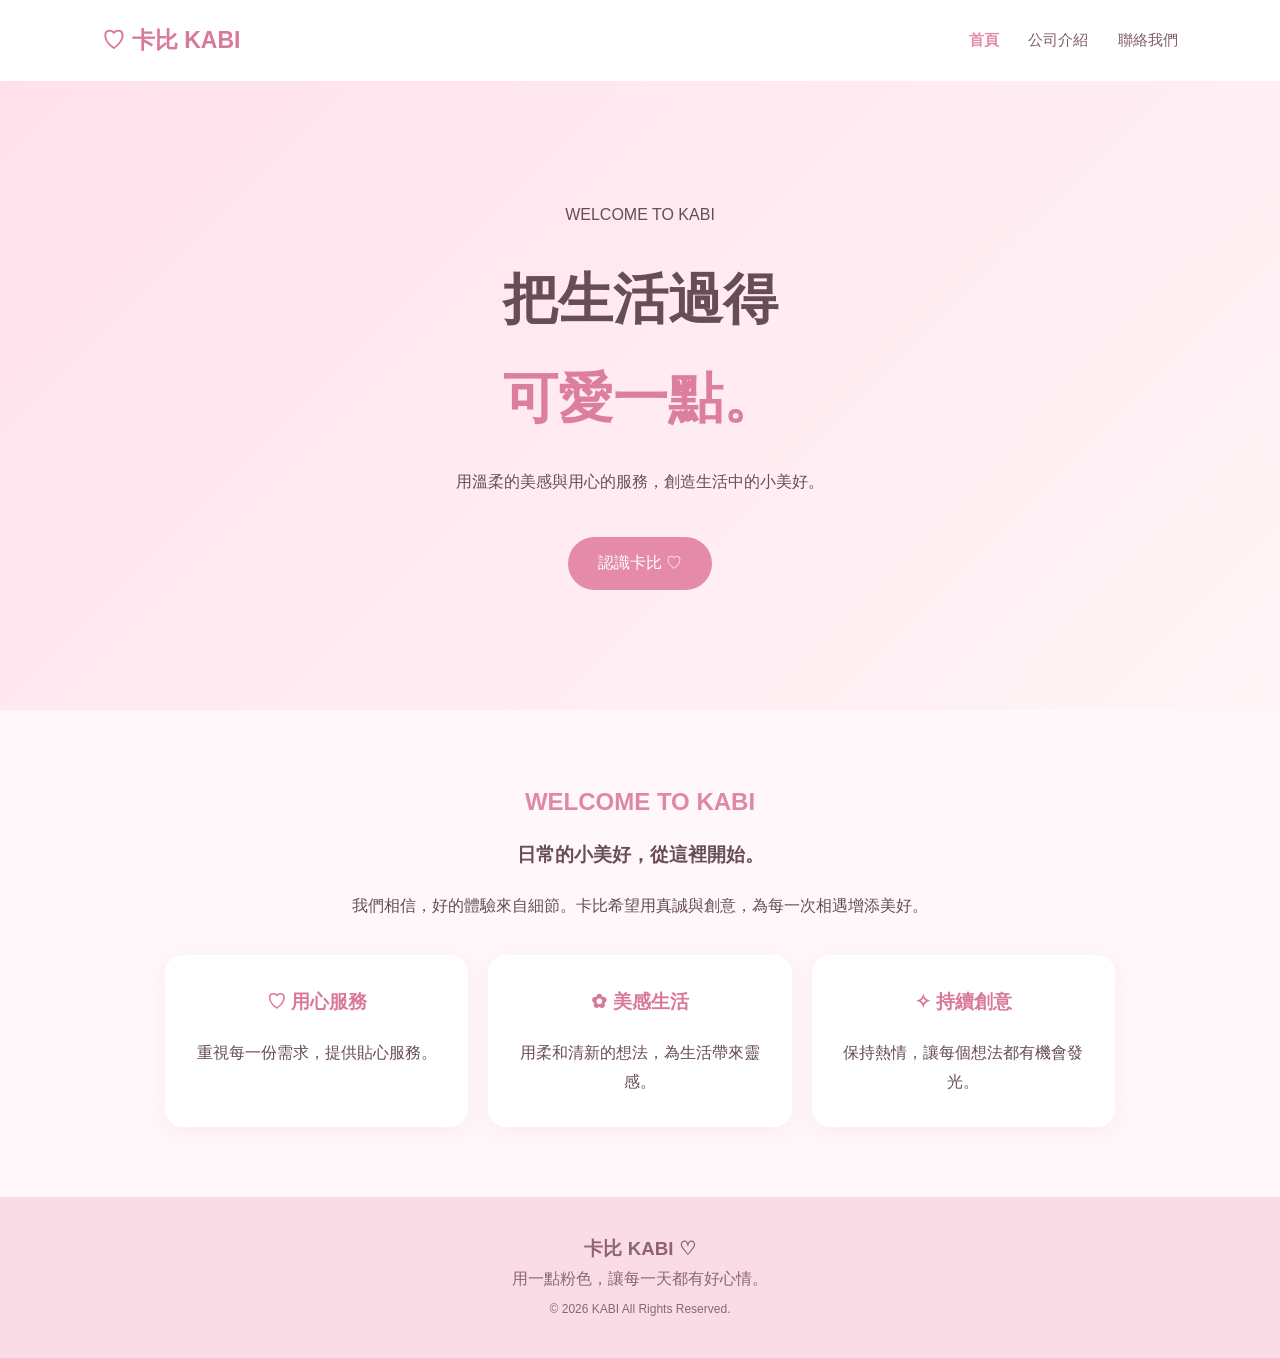
<file: index.html>
<!DOCTYPE html>
<html lang="zh-Hant">
<head>
<meta charset="UTF-8">
<meta name="viewport" content="width=device-width, initial-scale=1.0">
<title>卡比 KABI｜首頁</title>
<link rel="stylesheet" href="style.css">
</head>
<body>

<header>
  <a class="logo" href="index.html">♡ 卡比 KABI</a>
  <nav>
    <a href="index.html">首頁</a>
    <a href="about.html">公司介紹</a>
    <a href="contact.html">聯絡我們</a>
  </nav>
</header>

<section class="hero">
  <p>WELCOME TO KABI</p>
  <h1>把生活過得<br><span>可愛一點。</span></h1>
  <p>用溫柔的美感與用心的服務，創造生活中的小美好。</p>
  <a class="btn" href="about.html">認識卡比 ♡</a>
</section>

<section class="content">
  <h2>WELCOME TO KABI</h2>
  <h3>日常的小美好，從這裡開始。</h3>
  <p>我們相信，好的體驗來自細節。卡比希望用真誠與創意，為每一次相遇增添美好。</p>

  <div class="cards">
    <div class="card">
      <h3>♡ 用心服務</h3>
      <p>重視每一份需求，提供貼心服務。</p>
    </div>
    <div class="card">
      <h3>✿ 美感生活</h3>
      <p>用柔和清新的想法，為生活帶來靈感。</p>
    </div>
    <div class="card">
      <h3>✧ 持續創意</h3>
      <p>保持熱情，讓每個想法都有機會發光。</p>
    </div>
  </div>
</section>

<footer>
  <h3>卡比 KABI ♡</h3>
  <p>用一點粉色，讓每一天都有好心情。</p>
  <small>© 2026 KABI All Rights Reserved.</small>
</footer>

<script src="script.js"></script>
</body>
</html>
</file>
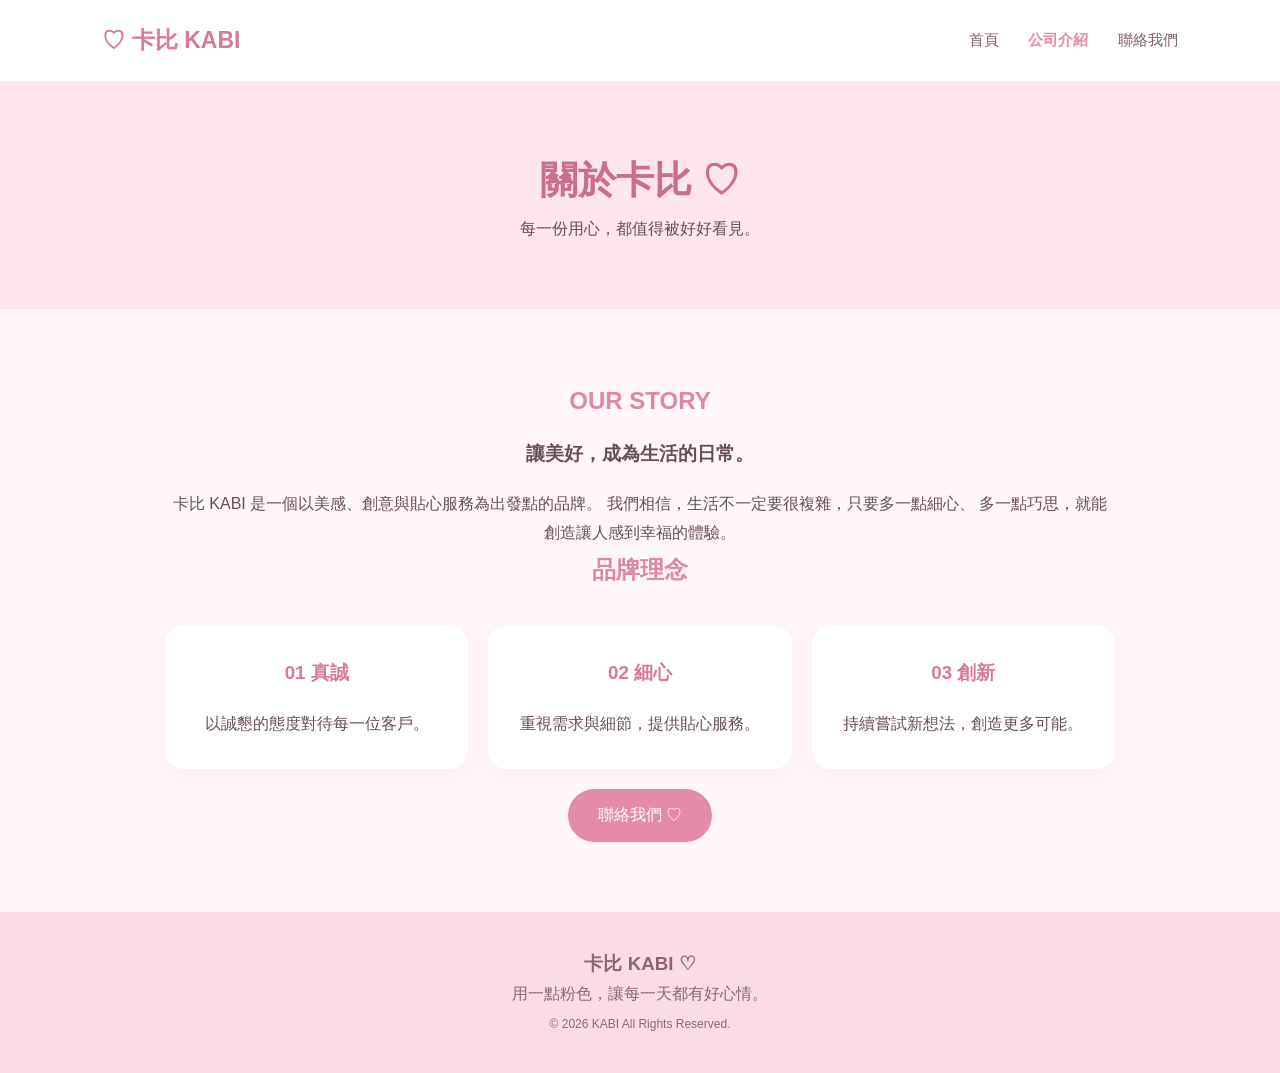
<file: about.html>
<!DOCTYPE html>
<html lang="zh-Hant">
<head>
<meta charset="UTF-8">
<meta name="viewport" content="width=device-width, initial-scale=1.0">
<title>卡比 KABI｜公司介紹</title>
<link rel="stylesheet" href="style.css">
</head>
<body>

<header>
  <a class="logo" href="index.html">♡ 卡比 KABI</a>
  <nav>
    <a href="index.html">首頁</a>
    <a href="about.html">公司介紹</a>
    <a href="contact.html">聯絡我們</a>
  </nav>
</header>

<section class="page-title">
  <h1>關於卡比 ♡</h1>
  <p>每一份用心，都值得被好好看見。</p>
</section>

<section class="content">
  <h2>OUR STORY</h2>
  <h3>讓美好，成為生活的日常。</h3>

  <p>
    卡比 KABI 是一個以美感、創意與貼心服務為出發點的品牌。
    我們相信，生活不一定要很複雜，只要多一點細心、
    多一點巧思，就能創造讓人感到幸福的體驗。
  </p>

  <h2>品牌理念</h2>

  <div class="cards">
    <div class="card">
      <h3>01 真誠</h3>
      <p>以誠懇的態度對待每一位客戶。</p>
    </div>
    <div class="card">
      <h3>02 細心</h3>
      <p>重視需求與細節，提供貼心服務。</p>
    </div>
    <div class="card">
      <h3>03 創新</h3>
      <p>持續嘗試新想法，創造更多可能。</p>
    </div>
  </div>

  <a class="btn" href="contact.html">聯絡我們 ♡</a>
</section>

<footer>
  <h3>卡比 KABI ♡</h3>
  <p>用一點粉色，讓每一天都有好心情。</p>
  <small>© 2026 KABI All Rights Reserved.</small>
</footer>

<script src="script.js"></script>
</body>
</html>
</file>
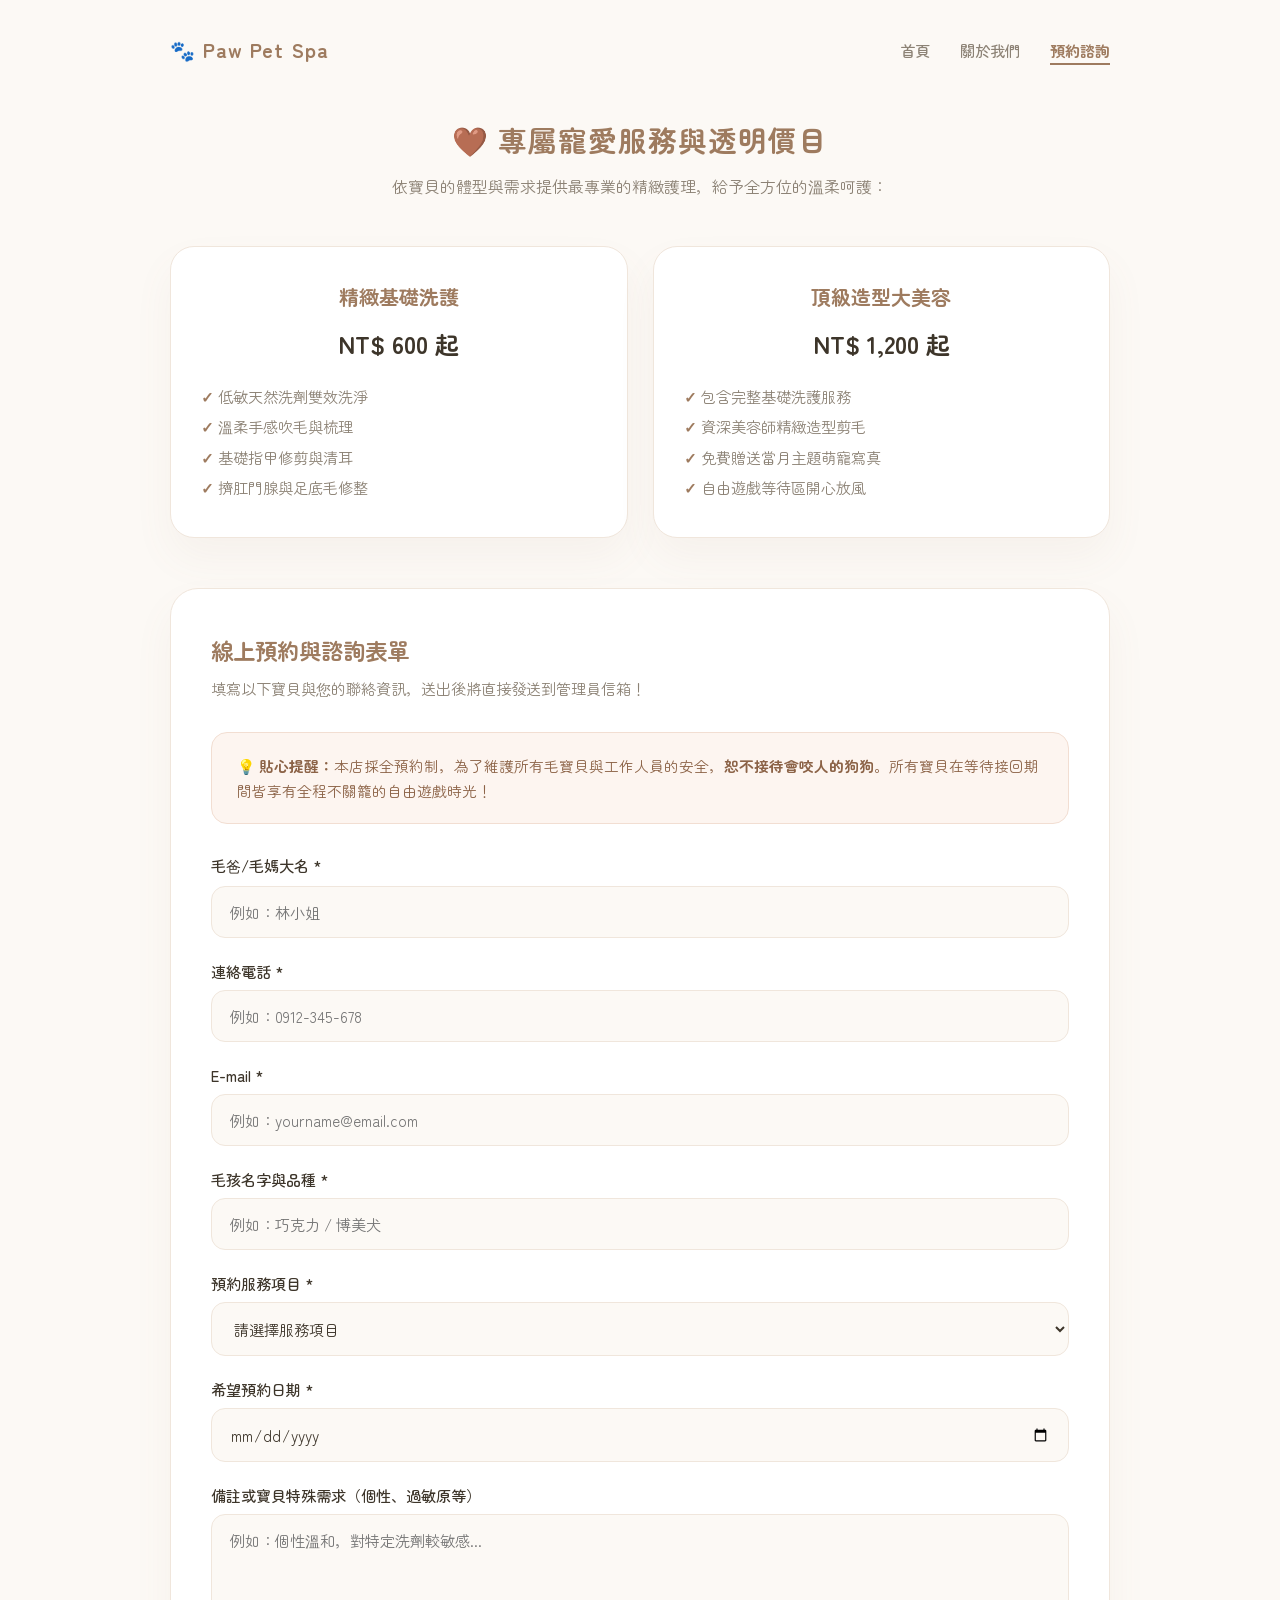
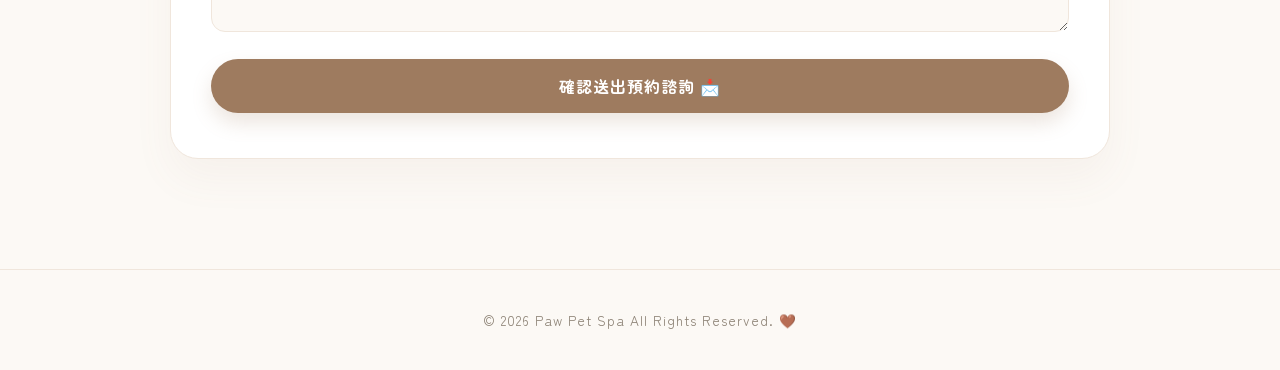
<file: contact.html>
<!DOCTYPE html>
<html lang="zh-Hant">
<head>
<meta charset="UTF-8">
<meta name="viewport" content="width=device-width, initial-scale=1.0">
<title>預約諮詢 | Paw Pet Spa 專業寵物美容</title>
<!-- Google Fonts 溫潤圓體 -->
<link href="https://fonts.googleapis.com/css2?family=Zen+Maru+Gothic:wght@400;500;700&display=swap" rel="stylesheet">
<style>
:root {
--bg-color: #fcf9f5;
--card-bg: #ffffff;
--accent-color: #9e7b5f;
--accent-hover: #87674e;
--accent-soft: #eedecc;
--text-main: #3d352a;
--text-muted: #8c8275;
--border-color: #f0e6dc;
--shadow: 0 20px 40px rgba(158, 123, 95, 0.06);
--transition: all 0.4s cubic-bezier(0.16, 1, 0.3, 1);
}

* {
box-sizing: border-box;
margin: 0;
padding: 0;
font-family: 'Zen Maru Gothic', 'PingFang TC', sans-serif;
}

body {
background-color: var(--bg-color);
color: var(--text-main);
min-height: 100vh;
display: flex;
flex-direction: column;
align-items: center;
-webkit-font-smoothing: antialiased;
}

/* 導覽列 */
nav {
width: 100%;
max-width: 1000px;
display: flex;
justify-content: space-between;
align-items: center;
padding: 35px 30px;
}

.logo {
font-size: 1.25rem;
font-weight: 700;
color: var(--accent-color);
text-decoration: none;
letter-spacing: 1px;
}

.nav-links {
display: flex;
gap: 30px;
list-style: none;
}

.nav-links a {
text-decoration: none;
color: var(--text-muted);
font-size: 0.95rem;
font-weight: 500;
position: relative;
padding-bottom: 4px;
transition: var(--transition);
}

.nav-links a::after {
content: '';
position: absolute;
bottom: 0;
left: 0;
width: 0;
height: 2px;
background-color: var(--accent-color);
transition: var(--transition);
}

.nav-links a:hover {
color: var(--accent-color);
}

.nav-links a:hover::after {
width: 100%;
}

.nav-links a.active {
color: var(--accent-color);
font-weight: 700;
}

.nav-links a.active::after {
width: 100%;
}

.container {
max-width: 1000px;
width: 100%;
padding: 20px 30px 60px 30px;
}

.section-title {
text-align: center;
color: var(--accent-color);
font-size: 1.8rem;
margin-bottom: 12px;
font-weight: 700;
letter-spacing: 1px;
}

.section-desc {
text-align: center;
color: var(--text-muted);
font-size: 1rem;
line-height: 1.8;
margin-bottom: 45px;
}

/* 價格表卡片 */
.pricing-grid {
display: grid;
grid-template-columns: repeat(auto-fit, minmax(280px, 1fr));
gap: 25px;
margin-bottom: 50px;
}

.price-card {
background-color: var(--card-bg);
border: 1px solid var(--border-color);
border-radius: 24px;
padding: 35px 30px;
box-shadow: var(--shadow);
text-align: center;
transition: var(--transition);
}

.price-card:hover {
transform: translateY(-5px);
border-color: var(--accent-soft);
}

.price-card h3 {
color: var(--accent-color);
font-size: 1.25rem;
margin-bottom: 15px;
font-weight: 700;
}

.price-card .price {
font-size: 1.5rem;
font-weight: 700;
color: var(--text-main);
margin-bottom: 20px;
}

.price-card ul {
list-style: none;
text-align: left;
color: var(--text-muted);
font-size: 0.95rem;
line-height: 2;
}

.price-card ul li::before {
content: "✓ ";
color: var(--accent-color);
font-weight: bold;
}

/* 預約表單容器 */
.contact-container {
background-color: var(--card-bg);
border: 1px solid var(--border-color);
border-radius: 28px;
padding: 45px 40px;
box-shadow: var(--shadow);
margin-bottom: 50px;
}

.contact-container h1 {
color: var(--accent-color);
font-size: 1.4rem;
margin-bottom: 10px;
font-weight: 700;
}

.contact-container p.subtitle {
color: var(--text-muted);
font-size: 0.95rem;
margin-bottom: 30px;
line-height: 1.7;
}

.notice-box {
background-color: #fdf5f0;
border: 1px solid #f2ded2;
border-radius: 16px;
padding: 20px 25px;
margin-bottom: 30px;
color: #8c6347;
font-size: 0.92rem;
line-height: 1.7;
}

.form-group {
margin-bottom: 22px;
}

.form-group label {
display: block;
margin-bottom: 8px;
font-weight: 500;
color: var(--text-main);
font-size: 0.95rem;
}

.form-group input,
.form-group select,
.form-group textarea {
width: 100%;
padding: 14px 18px;
border: 1px solid var(--border-color);
border-radius: 14px;
background-color: var(--bg-color);
color: var(--text-main);
font-size: 0.95rem;
outline: none;
font-family: inherit;
transition: var(--transition);
}

.form-group input:focus,
.form-group select:focus,
.form-group textarea:focus {
border-color: var(--accent-color);
background-color: #FFFFFF;
box-shadow: 0 0 0 3px rgba(158, 123, 95, 0.1);
}

.submit-btn {
width: 100%;
padding: 15px;
background-color: var(--accent-color);
color: white;
border: none;
border-radius: 30px;
font-size: 1rem;
font-weight: 700;
letter-spacing: 1px;
cursor: pointer;
box-shadow: 0 10px 20px rgba(158, 123, 95, 0.2);
transition: var(--transition);
}

.submit-btn:hover {
background-color: var(--accent-hover);
transform: translateY(-2px);
box-shadow: 0 15px 25px rgba(158, 123, 95, 0.3);
}

footer {
text-align: center;
padding: 40px 20px;
color: var(--text-muted);
font-size: 0.85rem;
letter-spacing: 1px;
border-top: 1px solid var(--border-color);
width: 100%;
}
</style>
</head>
<body>

<!-- 導覽列 -->
<nav>
<a href="index.html" class="logo">🐾 Paw Pet Spa</a>
<ul class="nav-links">
<li><a href="index.html">首頁</a></li>
<li><a href="about.html">關於我們</a></li>
<li><a href="contact.html" class="active">預約諮詢</a></li>
</ul>
</nav>

<!-- 內容主體 -->
<div class="container">
<!-- 價目表 -->
<h2 class="section-title">🤎 專屬寵愛服務與透明價目</h2>
<p class="section-desc">依寶貝的體型與需求提供最專業的精緻護理，給予全方位的溫柔呵護：</p>

<div class="pricing-grid">
<div class="price-card">
<h3>精緻基礎洗護</h3>
<div class="price">NT$ 600 起</div>
<ul>
<li>低敏天然洗劑雙效洗淨</li>
<li>溫柔手感吹毛與梳理</li>
<li>基礎指甲修剪與清耳</li>
<li>擠肛門腺與足底毛修整</li>
</ul>
</div>

<div class="price-card">
<h3>頂級造型大美容</h3>
<div class="price">NT$ 1,200 起</div>
<ul>
<li>包含完整基礎洗護服務</li>
<li>資深美容師精緻造型剪毛</li>
<li>免費贈送當月主題萌寵寫真</li>
<li>自由遊戲等待區開心放風</li>
</ul>
</div>
</div>

<!-- 預水表單：使用確定能收到信的 Formspree 設定 -->
<div class="contact-container">
<h1>線上預約與諮詢表單</h1>
<p class="subtitle">填寫以下寶貝與您的聯絡資訊，送出後將直接發送到管理員信箱！</p>

<div class="notice-box">
💡 <strong>貼心提醒：</strong>本店採全預約制，為了維護所有毛寶貝與工作人員的安全，<strong>恕不接待會咬人的狗狗</strong>。所有寶貝在等待接回期間皆享有全程不關籠的自由遊戲時光！
</div>

<form action="https://formspree.io/f/maeebrwz" method="POST">
<div class="form-group">
<label for="ownerName">毛爸/毛媽大名 *</label>
<input type="text" id="ownerName" name="毛爸毛媽大名" required placeholder="例如：林小姐">
</div>

<div class="form-group">
<label for="phone">連絡電話 *</label>
<input type="tel" id="phone" name="連絡電話" required placeholder="例如：0912-345-678">
</div>

<div class="form-group">
<label for="email">E-mail *</label>
<input type="email" id="email" name="Email" required placeholder="例如：yourname@email.com">
</div>

<div class="form-group">
<label for="petInfo">毛孩名字與品種 *</label>
<input type="text" id="petInfo" name="毛孩與品種" required placeholder="例如：巧克力 / 博美犬">
</div>

<div class="form-group">
<label for="serviceType">預約服務項目 *</label>
<select id="serviceType" name="預約服務項目" required style="width: 100%; padding: 14px 18px; border: 1px solid var(--border-color); border-radius: 14px; background-color: var(--bg-color); color: var(--text-main); font-size: 0.95rem; outline: none; font-family: inherit;">
<option value="">請選擇服務項目</option>
<option value="精緻基礎洗護 (NT$ 600起)">精緻基礎洗護 (NT$ 600起)</option>
<option value="頂級造型大美容（含當月主題寫真，NT$ 1,200起）">頂級造型大美容（含當月主題寫真，NT$ 1,200起）</option>
</select>
</div>

<div class="form-group">
<label for="date">希望預約日期 *</label>
<input type="date" id="date" name="希望預約日期" required>
</div>

<div class="form-group">
<label for="message">備註或寶貝特殊需求（個性、過敏原等）</label>
<textarea id="message" name="備註需求" rows="4" placeholder="例如：個性溫和，對特定洗劑較敏感..."></textarea>
</div>

<button type="submit" class="submit-btn">確認送出預約諮詢 📩</button>
</form>
</div>
</div>

<footer>
&copy; 2026 Paw Pet Spa All Rights Reserved. 🤎
</footer>

</body>
</html>
</file>
<file: style.css>
* {
  margin: 0;
  padding: 0;
  box-sizing: border-box;
}

body {
  font-family: "Noto Sans TC", Arial, sans-serif;
  background: #fff7f9;
  color: #684d57;
  line-height: 1.8;
}

header {
  background: white;
  padding: 20px 8%;
  display: flex;
  justify-content: space-between;
  align-items: center;
  box-shadow: 0 2px 10px #e9b7c522;
}

.logo {
  font-size: 23px;
  font-weight: bold;
  color: #d9799a;
  text-decoration: none;
}

nav a {
  margin-left: 25px;
  color: #805c69;
  text-decoration: none;
  font-size: 15px;
}

nav a:hover {
  color: #e58aa9;
}

.hero {
  text-align: center;
  padding: 120px 20px;
  background: linear-gradient(135deg, #ffe1eb, #fff5f7);
}

.hero h1 {
  font-size: 55px;
  margin: 20px 0;
}

.hero h1 span {
  color: #dc7f9e;
}

.hero p {
  margin-bottom: 20px;
}

.btn {
  display: inline-block;
  background: #e58aa9;
  color: white;
  padding: 12px 30px;
  border-radius: 30px;
  text-decoration: none;
  margin-top: 20px;
}

.btn:hover {
  background: #cc688b;
}

.content {
  max-width: 1000px;
  margin: auto;
  padding: 70px 25px;
  text-align: center;
}

.content h2 {
  color: #df88a5;
  margin-bottom: 15px;
}

.content h3 {
  margin-bottom: 20px;
}

.cards {
  display: flex;
  gap: 20px;
  margin-top: 35px;
}

.card {
  flex: 1;
  background: white;
  padding: 30px 20px;
  border-radius: 18px;
  box-shadow: 0 5px 20px #d78ba31a;
}

.card h3 {
  color: #d9799a;
}

.page-title {
  background: #ffe6ee;
  text-align: center;
  padding: 65px 20px;
}

.page-title h1 {
  font-size: 38px;
  color: #c96e8d;
}

form {
  max-width: 600px;
  margin: 30px auto;
  background: white;
  padding: 35px;
  border-radius: 18px;
  box-shadow: 0 5px 25px #d78ba322;
  text-align: left;
}

label {
  display: block;
  margin: 15px 0 5px;
  font-weight: bold;
}

input, textarea {
  width: 100%;
  padding: 13px;
  border: 1px solid #f0cbd7;
  border-radius: 8px;
  font-size: 15px;
  background: #fffafb;
}

input:focus, textarea:focus {
  outline: 2px solid #edb1c5;
}

button {
  width: 100%;
  padding: 14px;
  margin-top: 20px;
  background: #e58aa9;
  border: none;
  color: white;
  font-size: 16px;
  border-radius: 30px;
  cursor: pointer;
}

button:hover {
  background: #cc688b;
}

footer {
  text-align: center;
  padding: 35px 20px;
  background: #f9dce6;
  color: #8e6473;
}

footer small {
  font-size: 12px;
}

@media (max-width: 650px) {
  header {
    flex-direction: column;
    gap: 12px;
  }

  nav a {
    margin: 0 8px;
  }

  .hero h1 {
    font-size: 38px;
  }

  .cards {
    flex-direction: column;
  }

  form {
    padding: 22px;
  }
}
</file>
